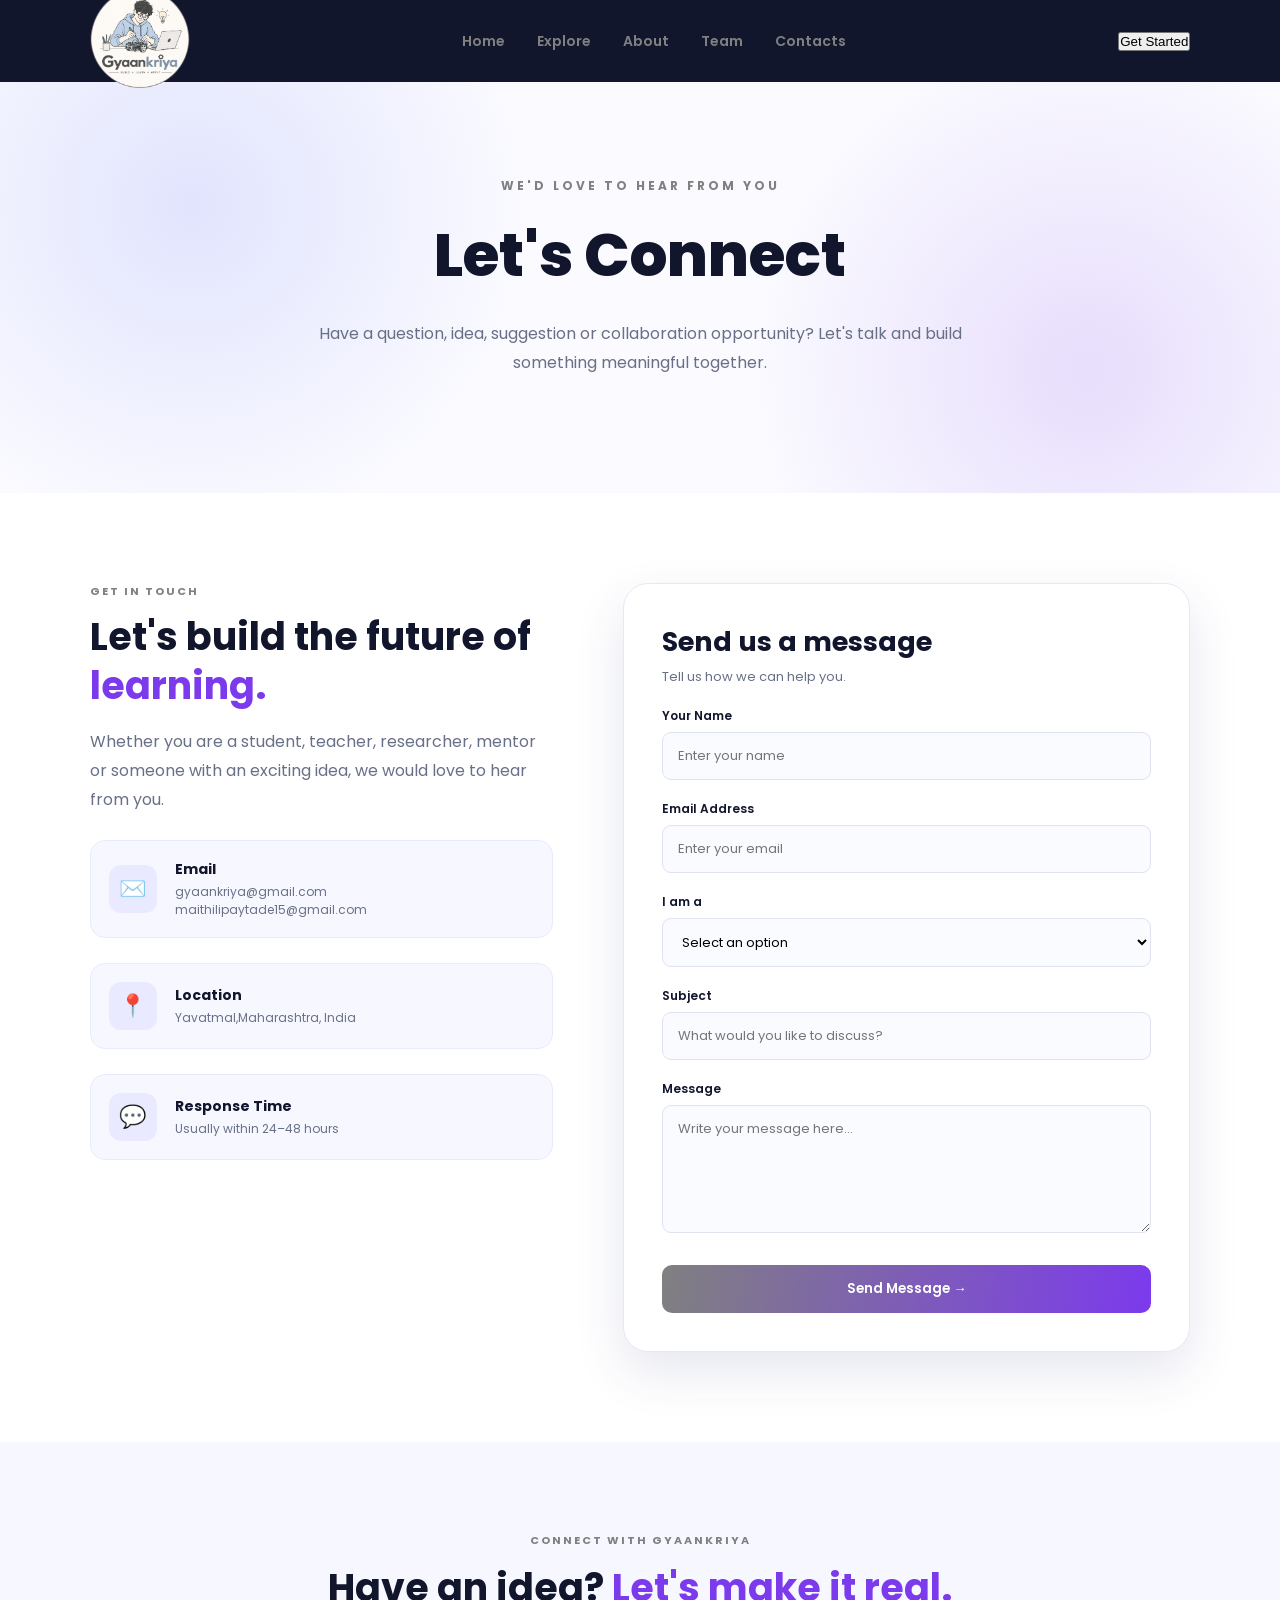
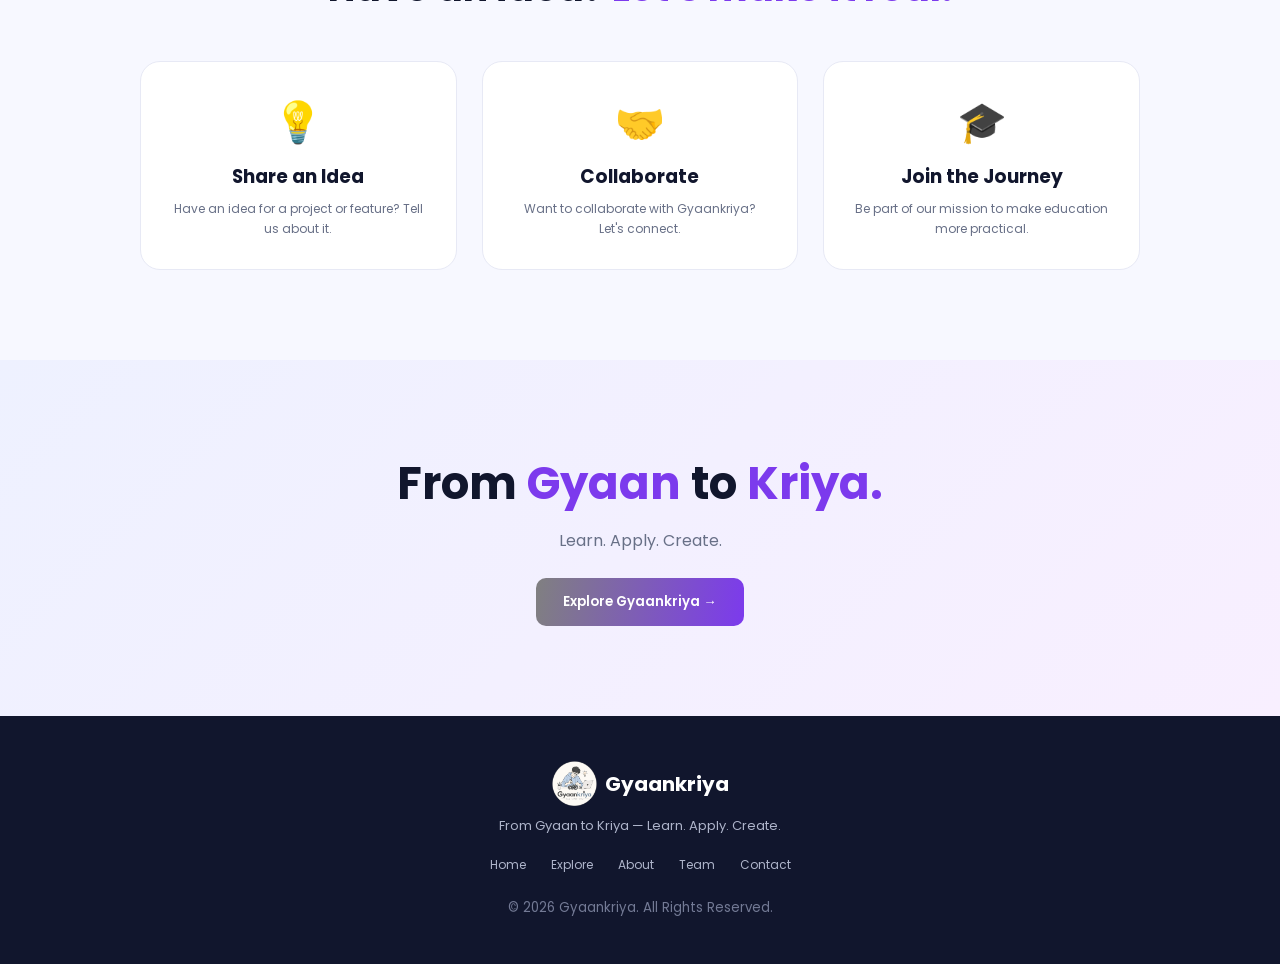
<file: Contact.html>
<!DOCTYPE html>
<html lang="en">

<head>

    <meta charset="UTF-8">

    <meta name="viewport"
          content="width=device-width, initial-scale=1.0">

    <title>Contact Us | Gyaankriya</title>
    <link rel="icon" type="image/png" href="Remove background project - 17 August 2026 at 15.01.34.png">

    <!-- Google Font -->
    <link rel="preconnect"
          href="https://fonts.googleapis.com">

    <link rel="preconnect"
          href="https://fonts.gstatic.com"
          crossorigin>

    <link href="https://fonts.googleapis.com/css2?family=Poppins:wght@400;500;600;700;800&display=swap"
          rel="stylesheet">

    <!-- CSS -->
    <link rel="stylesheet"
          href="Contact.css">

</head>


<body>


<!-- ================= NAVBAR ================= -->
<header class="navbar">

    <!-- LOGO -->

    <div class="logo">
        <img src="Remove background project - 17 August 2026 at 15.01.34.png"
             alt="Gyaankriya Logo">
    </div>

    <!-- NAVIGATION -->

    <nav>
        <a href="Home.html"class="active"> Home</a>
        <a href="Explore.html"class="active">Explore</a>
        <a href="About.html"class="active">About</a>
        <a href="Team.html"class="active">Team</a>
        <a href="Contact.html"class="active">Contacts</a>
    </nav>

    <!-- LOGIN -->

    <button class="get-started-btn" onclick="window.location.href='registration.html'">
    Get Started
</button>
</header>
        



<!-- ================= HERO ================= -->

<section class="contact-hero">

    <p class="tagline">
        WE'D LOVE TO HEAR FROM YOU
    </p>

    <h1>
        Let's Connect
    </h1>

    <p>

        Have a question, idea, suggestion or
        collaboration opportunity?

        Let's talk and build something meaningful
        together.

    </p>

</section>



<!-- ================= CONTACT SECTION ================= -->

<section class="contact-section">


    <!-- LEFT SIDE -->

    <div class="contact-info">

        <p class="section-label">
            GET IN TOUCH
        </p>

        <h2>
            Let's build the future
            of <span>learning.</span>
        </h2>

        <p class="description">

            Whether you are a student, teacher,
            researcher, mentor or someone with
            an exciting idea, we would love to
            hear from you.

        </p>


        <!-- EMAIL -->

        <div class="contact-card">

            <div class="contact-icon">
                ✉️
            </div>

            <div>

                <h3>
                    Email
                </h3>

                <p>
                    gyaankriya@gmail.com<br>
                    maithilipaytade15@gmail.com
                </p>

            </div>

        </div>



        <!-- LOCATION -->

        <div class="contact-card">

            <div class="contact-icon">
                📍
            </div>

            <div>

                <h3>
                    Location
                </h3>

                <p>
                    Yavatmal,Maharashtra, India
                </p>

            </div>

        </div>



        <!-- RESPONSE -->

        <div class="contact-card">

            <div class="contact-icon">
                💬
            </div>

            <div>

                <h3>
                    Response Time
                </h3>

                <p>
                    Usually within 24–48 hours
                </p>

            </div>

        </div>


    </div>



    <!-- RIGHT SIDE FORM -->

    <div class="contact-form-container">

        <div class="form-header">

            <h2>
                Send us a message
            </h2>

            <p>
                Tell us how we can help you.
            </p>

        </div>


        <form>


            <!-- NAME -->

            <div class="form-group">

                <label for="name">
                    Your Name
                </label>

                <input
                    type="text"
                    id="name"
                    placeholder="Enter your name"
                    required>

            </div>



            <!-- EMAIL -->

            <div class="form-group">

                <label for="email">
                    Email Address
                </label>

                <input
                    type="email"
                    id="email"
                    placeholder="Enter your email"
                    required>

            </div>



            <!-- CATEGORY -->

            <div class="form-group">

                <label for="category">
                    I am a
                </label>

                <select id="category">

                    <option value="">
                        Select an option
                    </option>

                    <option>
                        Student
                    </option>

                    <option>
                        Teacher
                    </option>

                    <option>
                        Researcher
                    </option>

                    <option>
                        Mentor
                    </option>

                    <option>
                        Startup / Organization
                    </option>

                    <option>
                        Other
                    </option>

                </select>

            </div>



            <!-- SUBJECT -->

            <div class="form-group">

                <label for="subject">
                    Subject
                </label>

                <input
                    type="text"
                    id="subject"
                    placeholder="What would you like to discuss?">

            </div>



            <!-- MESSAGE -->

            <div class="form-group">

                <label for="message">
                    Message
                </label>

                <textarea
                    id="message"
                    rows="5"
                    placeholder="Write your message here..."
                    required></textarea>

            </div>



            <!-- BUTTON -->

            <button
                type="submit"
                class="send-button">

                Send Message →

            </button>


        </form>

    </div>

</section>



<!-- ================= WHY CONTACT US ================= -->

<section class="connect-section">

    <p class="section-label">
        CONNECT WITH GYAANKRIYA
    </p>

    <h2>
        Have an idea?
        <span>Let's make it real.</span>
    </h2>


    <div class="connect-grid">


        <div class="connect-card">

            <div>
                💡
            </div>

            <h3>
                Share an Idea
            </h3>

            <p>
                Have an idea for a project or
                feature? Tell us about it.
            </p>

        </div>


        <div class="connect-card">

            <div>
                🤝
            </div>

            <h3>
                Collaborate
            </h3>

            <p>
                Want to collaborate with
                Gyaankriya? Let's connect.
            </p>

        </div>


        <div class="connect-card">

            <div>
                🎓
            </div>

            <h3>
                Join the Journey
            </h3>

            <p>
                Be part of our mission to make
                education more practical.
            </p>

        </div>


    </div>

</section>



<!-- ================= CTA ================= -->

<section class="contact-cta">

    <h2>
        From <span>Gyaan</span>
        to <span>Kriya.</span>
    </h2>

    <p>
        Learn. Apply. Create.
    </p>

    <button>
        Explore Gyaankriya →
    </button>

</section>



<!-- ================= FOOTER ================= -->

<footer>

    <div class="footer-logo">

        <img src="Remove background project - 17 August 2026 at 15.01.34.png"
             alt="Gyaankriya Logo">

        <span>
            Gyaankriya
        </span>

    </div>


    <p>
        From Gyaan to Kriya — Learn. Apply. Create.
    </p>


    <div class="footer-links">

        <a href="Home.html">
            Home
        </a>

        <a href="Explore.html">
            Explore
        </a>

        <a href="About.html">
            About
        </a>

        <a href="Team.html">
            Team
        </a>

        <a href="Contact.html">
            Contact
        </a>

    </div>


    <small>
        © 2026 Gyaankriya. All Rights Reserved.
    </small>

</footer>


</body>

</html>
</file>
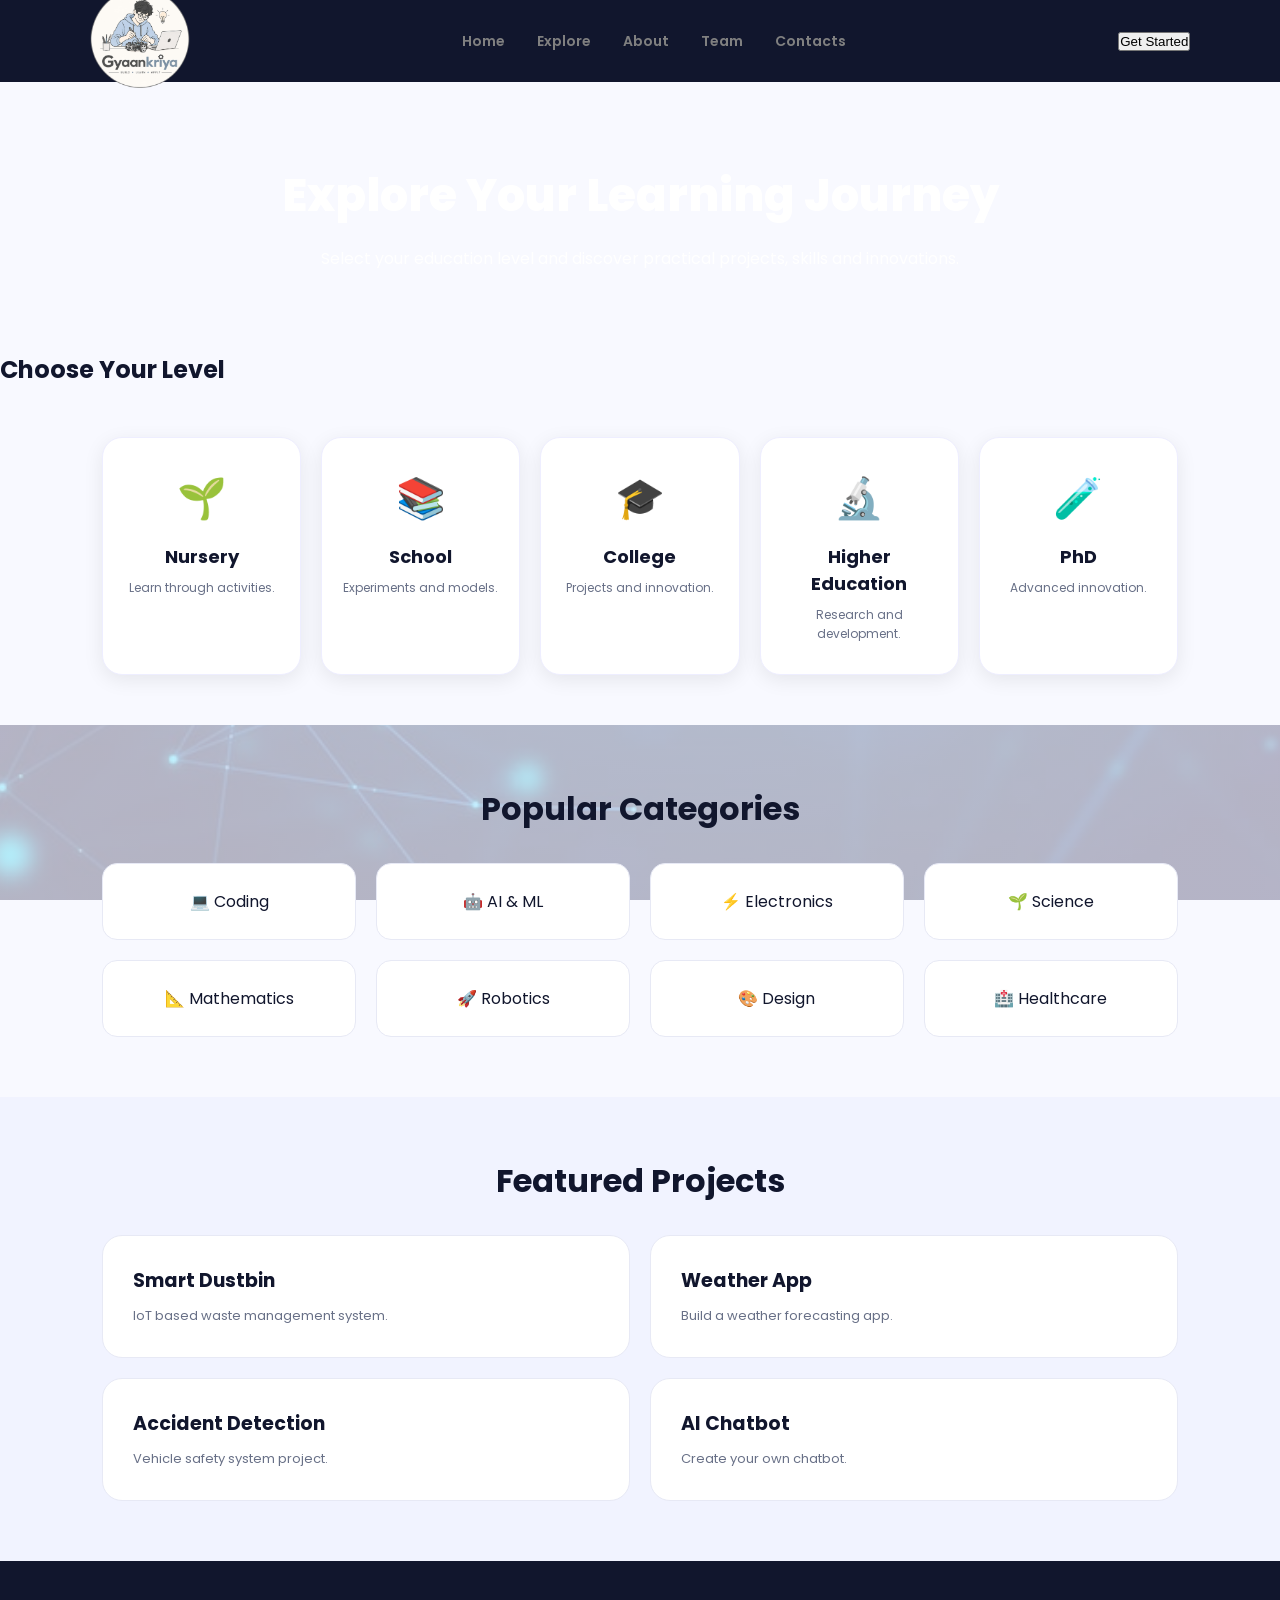
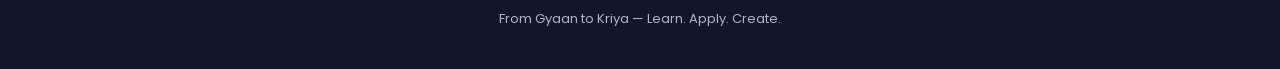
<file: Explore.html>
<!DOCTYPE html>
<html lang="en">

<head>

    <meta charset="UTF-8">
    <meta name="viewport" content="width=device-width, initial-scale=1.0">

    <title>Explore | Gyaankriya</title>
      <link rel="icon" type="image/png" href="Remove background project - 17 August 2026 at 15.01.34.png">
    <link rel="stylesheet" href="Explore.css">

    <link href="https://fonts.googleapis.com/css2?family=Poppins:wght@400;500;600;700&display=swap"
          rel="stylesheet">

</head>

<body>

    <!-- Navbar -->

    <header class="navbar">

    <!-- LOGO -->

    <div class="logo">
        <img src="Remove background project - 17 August 2026 at 15.01.34.png"
             alt="Gyaankriya Logo">
    </div>

    <!-- NAVIGATION -->

    <nav>
        <a href="Home.html"class="active"> Home</a>
        <a href="Explore.html"class="active">Explore</a>
        <a href="About.html"class="active">About</a>
        <a href="Team.html"class="active">Team</a>
        <a href="Contact.html"class="active">Contacts</a>
    </nav>

    <!-- LOGIN -->

   <button class="get-started-btn" onclick="window.location.href='registration.html'">
    Get Started
</button>
</header>
    

    <!-- Hero -->

    <section class="hero">

        <h1>Explore Your Learning Journey</h1>

        <p>
            Select your education level and discover
            practical projects, skills and innovations.
        </p>

    </section>

    <!-- Education Levels -->

    <section class="levels">

        <h2>Choose Your Level</h2>

        <div class="cards">

            <div class="card">
                <div class="icon">🌱</div>
                <h3>Nursery</h3>
                <p>Learn through activities.</p>
            </div>

            <div class="card">
                <div class="icon">📚</div>
                <h3>School</h3>
                <p>Experiments and models.</p>
            </div>

            <div class="card">
                <div class="icon">🎓</div>
                <h3>College</h3>
                <p>Projects and innovation.</p>
            </div>

            <div class="card">
                <div class="icon">🔬</div>
                <h3>Higher Education</h3>
                <p>Research and development.</p>
            </div>

            <div class="card">
                <div class="icon">🧪</div>
                <h3>PhD</h3>
                <p>Advanced innovation.</p>
            </div>

        </div>

    </section>

    <!-- Subjects -->

    <section class="subjects">

        <h2>Popular Categories</h2>

        <div class="subject-grid">

            <div class="subject">💻 Coding</div>
            <div class="subject">🤖 AI & ML</div>
            <div class="subject">⚡ Electronics</div>
            <div class="subject">🌱 Science</div>
            <div class="subject">📐 Mathematics</div>
            <div class="subject">🚀 Robotics</div>
            <div class="subject">🎨 Design</div>
            <div class="subject">🏥 Healthcare</div>

        </div>

    </section>

    <!-- Project Ideas -->

    <section class="projects">

        <h2>Featured Projects</h2>

        <div class="project-container">

            <div class="project-card">
                <h3>Smart Dustbin</h3>
                <p>IoT based waste management system.</p>
            </div>

            <div class="project-card">
                <h3>Weather App</h3>
                <p>Build a weather forecasting app.</p>
            </div>

            <div class="project-card">
                <h3>Accident Detection</h3>
                <p>Vehicle safety system project.</p>
            </div>

            <div class="project-card">
                <h3>AI Chatbot</h3>
                <p>Create your own chatbot.</p>
            </div>

        </div>

    </section>

    <!-- Footer -->

    <footer>

        <p>
            From Gyaan to Kriya — Learn. Apply. Create.
        </p>

    </footer>
<script src="script.js"></script>
</body>
</html>
</file>
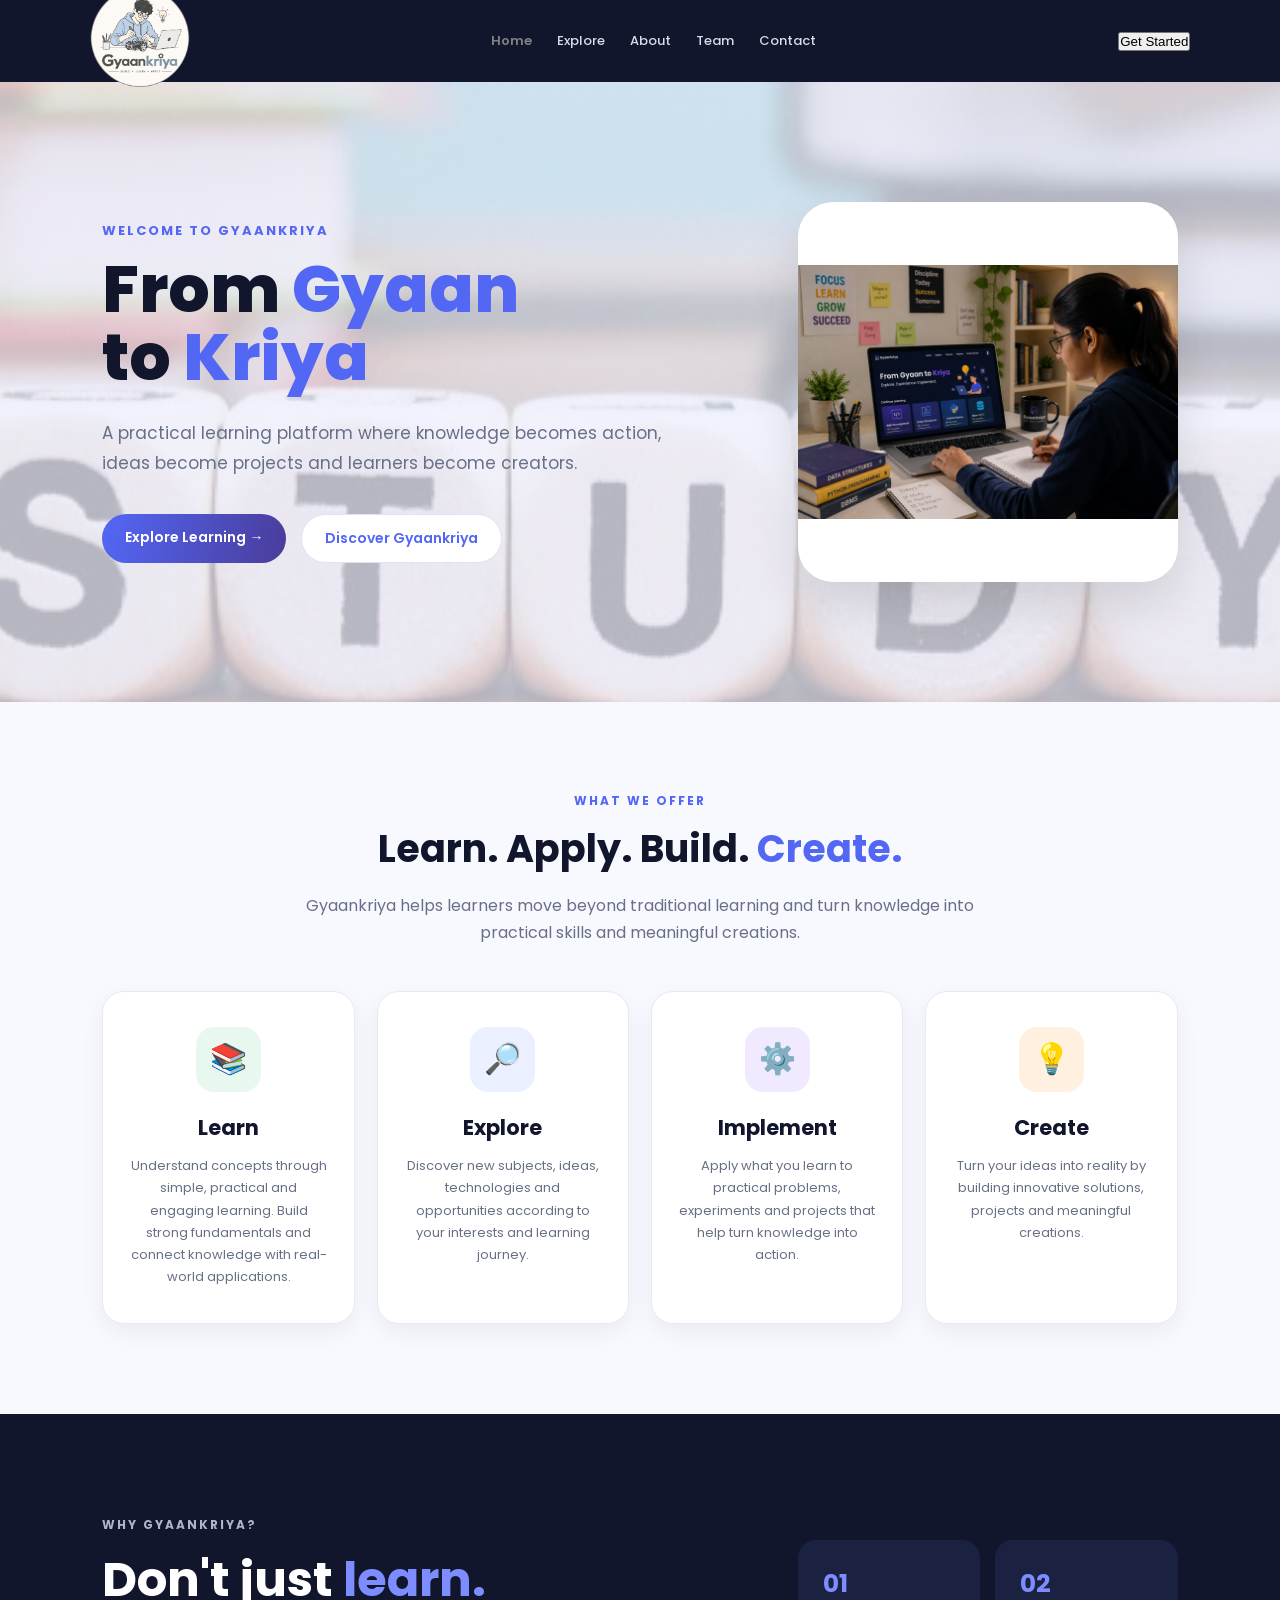
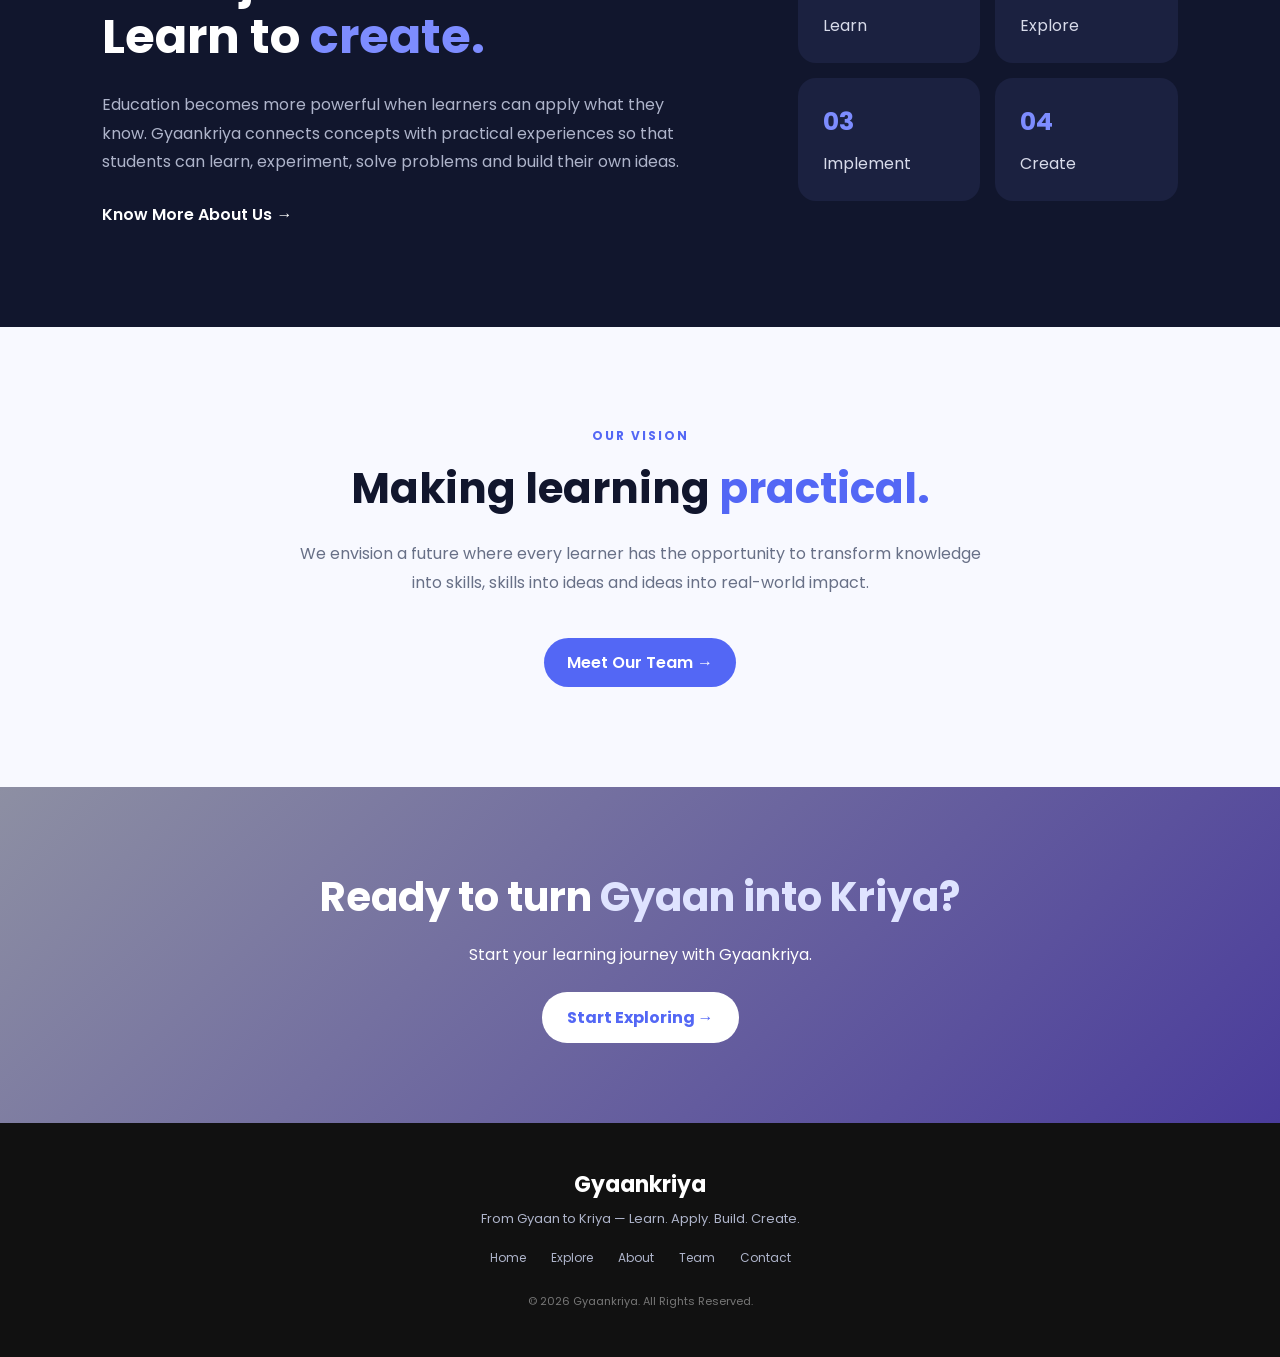
<file: Home.html>
<!DOCTYPE html>
<html lang="en">

<head>

    <meta charset="UTF-8">

    <meta name="viewport"
          content="width=device-width, initial-scale=1.0">

    <title>Home | Gyaankriya</title>
    <link rel="icon" type="image/png" href="Remove background project - 17 August 2026 at 15.01.34.png">

    <!-- Google Font -->
    <link rel="preconnect"
          href="https://fonts.googleapis.com">

    <link rel="preconnect"
          href="https://fonts.gstatic.com"
          crossorigin>

    <link href="https://fonts.googleapis.com/css2?family=Poppins:wght@400;500;600;700;800&display=swap"
          rel="stylesheet">

    <!-- CSS -->
    <link rel="stylesheet"
          href="Home.css">

</head>


<body>


<!-- ================= NAVBAR ================= -->

<header class="navbar">

    <div class="logo">
        <img src="Remove background project - 17 August 2026 at 15.01.34.png">
    </div>


    <nav>

        <a href="Home.html" class="active">
            Home
        </a>

        <a href="Explore.html">
            Explore
        </a>

        <a href="About.html">
            About
        </a>

        <a href="Team.html">
            Team
        </a>

        <a href="Contact.html">
            Contact
        </a>

    </nav>


<button class="get-started-btn" onclick="window.location.href='registration.html'">
    Get Started
</button>

</header>



<!-- ================= HERO ================= -->

<section class="home-hero">

    <div class="hero-content">

        <p class="hero-label">
            WELCOME TO GYAANKRIYA
        </p>


        <h1>

            From <span>Gyaan</span>
            <br>
            to <span>Kriya</span>

        </h1>


        <p class="hero-text">

            A practical learning platform where
            knowledge becomes action, ideas become
            projects and learners become creators.

        </p>


        <div class="hero-buttons">

            <a href="Explore.html"
               class="primary-btn">

                Explore Learning →

            </a>


            <a href="About.html"
               class="secondary-btn">

                Discover Gyaankriya

            </a>

        </div>

    </div>


    <!-- APP / LOGO IMAGE -->

    <div class="hero-image">

        <img src="ChatGPT Image Aug 17, 2026, 09_33_41 PM.png"
             alt="Gyaankriya">

    </div>

</section>



<!-- ================= WHAT WE OFFER ================= -->

<section class="offer-section">

    <p class="section-label">
        WHAT WE OFFER
    </p>

    <h2>
        Learn. Apply. Build. <span>Create.</span>
    </h2>


    <p class="section-description">

        Gyaankriya helps learners move beyond
        traditional learning and turn knowledge
        into practical skills and meaningful creations.

    </p>


    <div class="offer-grid">


        <!-- LEARN -->

        <div class="offer-card">

            <div class="offer-icon green">
                📚
            </div>

            <h3>
                Learn
            </h3>

            <p>

                Understand concepts through simple,
                practical and engaging learning.
                Build strong fundamentals and connect
                knowledge with real-world applications.

            </p>

        </div>



        <!-- EXPLORE -->

        <div class="offer-card">

            <div class="offer-icon blue">
                🔎
            </div>

            <h3>
                Explore
            </h3>

            <p>

                Discover new subjects, ideas,
                technologies and opportunities
                according to your interests and
                learning journey.

            </p>

        </div>



        <!-- IMPLEMENT -->

        <div class="offer-card">

            <div class="offer-icon purple">
                ⚙️
            </div>

            <h3>
                Implement
            </h3>

            <p>

                Apply what you learn to practical
                problems, experiments and projects
                that help turn knowledge into action.

            </p>

        </div>



        <!-- CREATE -->

        <div class="offer-card">

            <div class="offer-icon orange">
                💡
            </div>

            <h3>
                Create
            </h3>

            <p>

                Turn your ideas into reality by
                building innovative solutions,
                projects and meaningful creations.

            </p>

        </div>


    </div>

</section>



<!-- ================= WHY GYAANKRIYA ================= -->

<section class="why-section">


    <div class="why-content">

        <p class="section-label">
            WHY GYAANKRIYA?
        </p>


        <h2>

            Don't just
            <span>learn.</span>

            <br>

            Learn to
            <span>create.</span>

        </h2>


        <p>

            Education becomes more powerful when
            learners can apply what they know.
            Gyaankriya connects concepts with
            practical experiences so that students
            can learn, experiment, solve problems
            and build their own ideas.

        </p>


        <a href="About.html"
           class="learn-more">

            Know More About Us →

        </a>

    </div>


    <div class="why-box">


        <div>

            <strong>
                01
            </strong>

            <span>
                Learn
            </span>

        </div>


        <div>

            <strong>
                02
            </strong>

            <span>
                Explore
            </span>

        </div>


        <div>

            <strong>
                03
            </strong>

            <span>
                Implement
            </span>

        </div>


        <div>

            <strong>
                04
            </strong>

            <span>
                Create
            </span>

        </div>


    </div>

</section>



<!-- ================= VISION ================= -->

<section class="vision-section">

    <p class="section-label">
        OUR VISION
    </p>


    <h2>

        Making learning
        <span>practical.</span>

    </h2>


    <p>

        We envision a future where every learner
        has the opportunity to transform knowledge
        into skills, skills into ideas and ideas
        into real-world impact.

    </p>


    <a href="Team.html"
       class="vision-btn">

        Meet Our Team →

    </a>

</section>



<!-- ================= CTA ================= -->

<section class="home-cta">

    <h2>

        Ready to turn
        <span>Gyaan into Kriya?</span>

    </h2>


    <p>

        Start your learning journey with Gyaankriya.

    </p>


    <a href="Explore.html">

        Start Exploring →

    </a>

</section>



<!-- ================= FOOTER ================= -->

<footer>

    <h3>
        Gyaankriya
    </h3>

    <p>
        From Gyaan to Kriya — Learn. Apply. Build. Create.
    </p>


    <div class="footer-links">

        <a href="Home.html">
            Home
        </a>

        <a href="Explore.html">
            Explore
        </a>

        <a href="About.html">
            About
        </a>

        <a href="Team.html">
            Team
        </a>

        <a href="Contact.html">
            Contact
        </a>

    </div>


    <small>
        © 2026 Gyaankriya. All Rights Reserved.
    </small>

</footer>


</body>

</html>
</file>
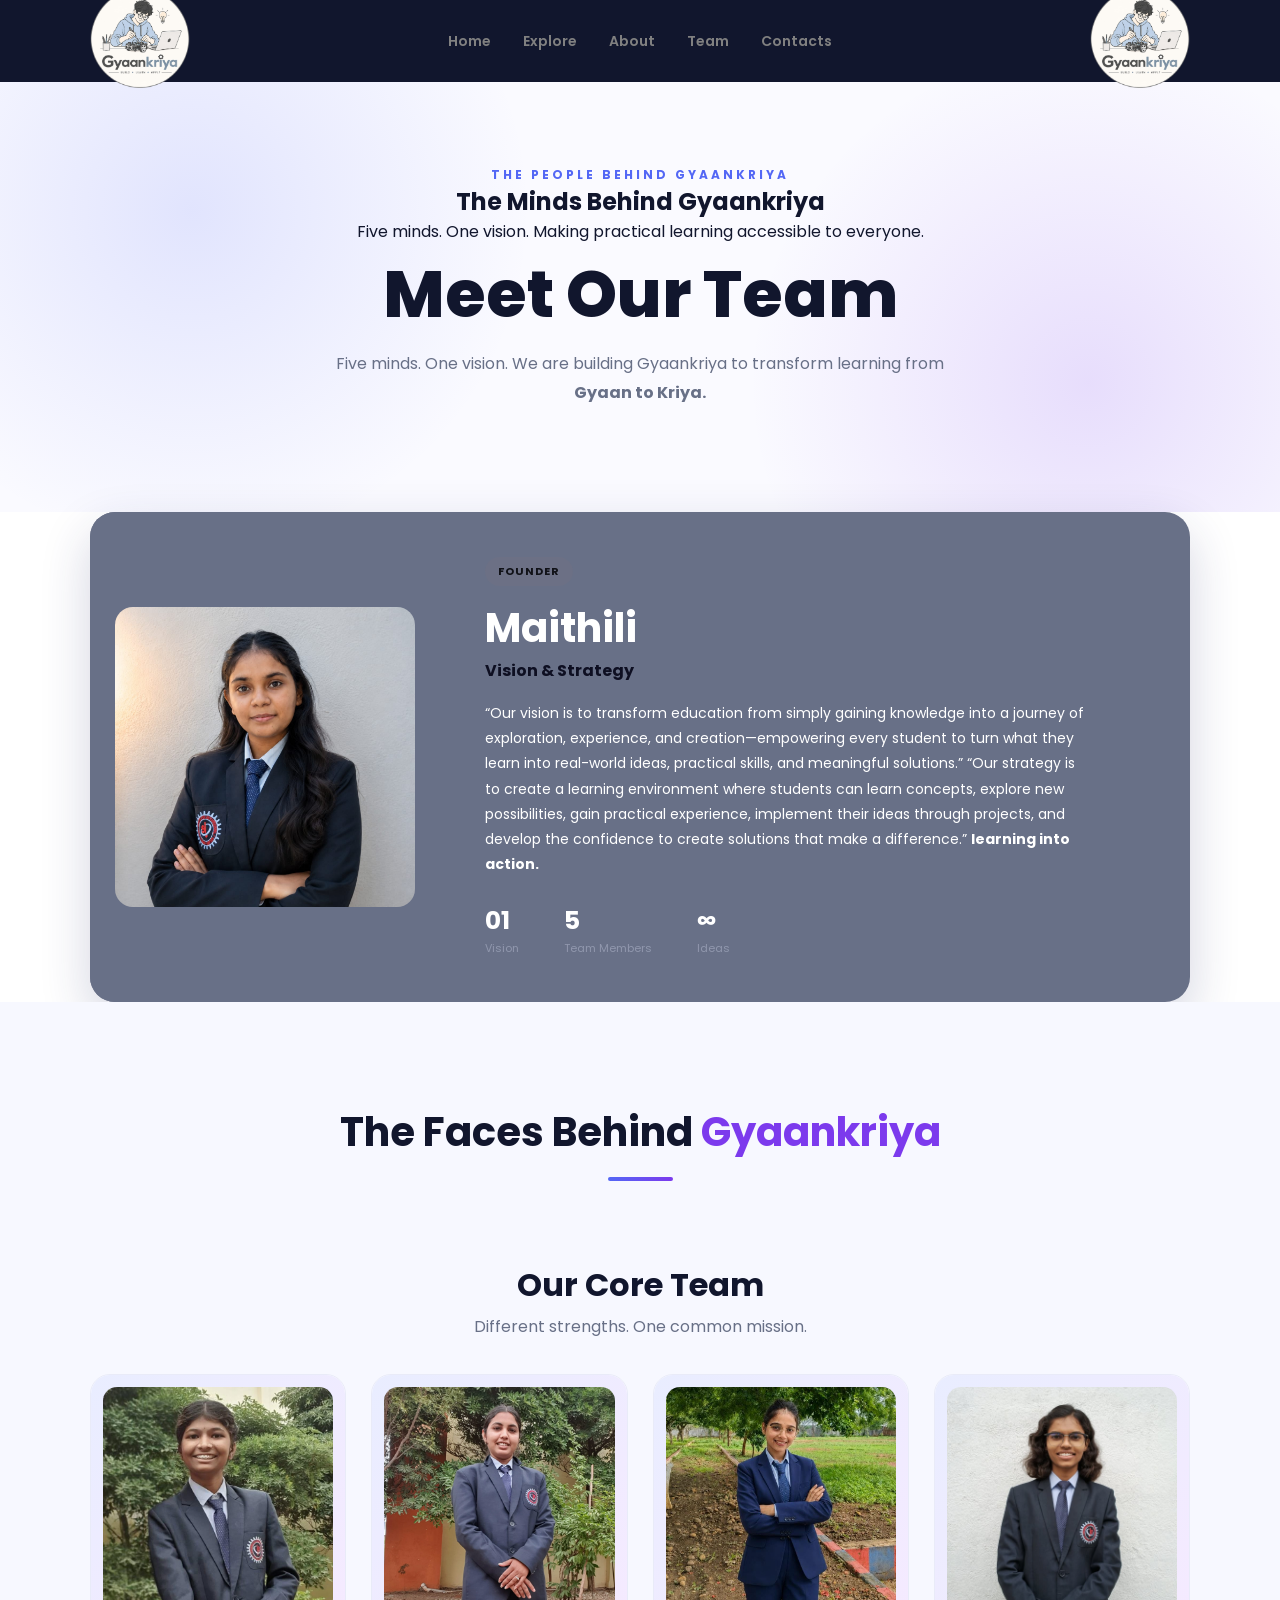
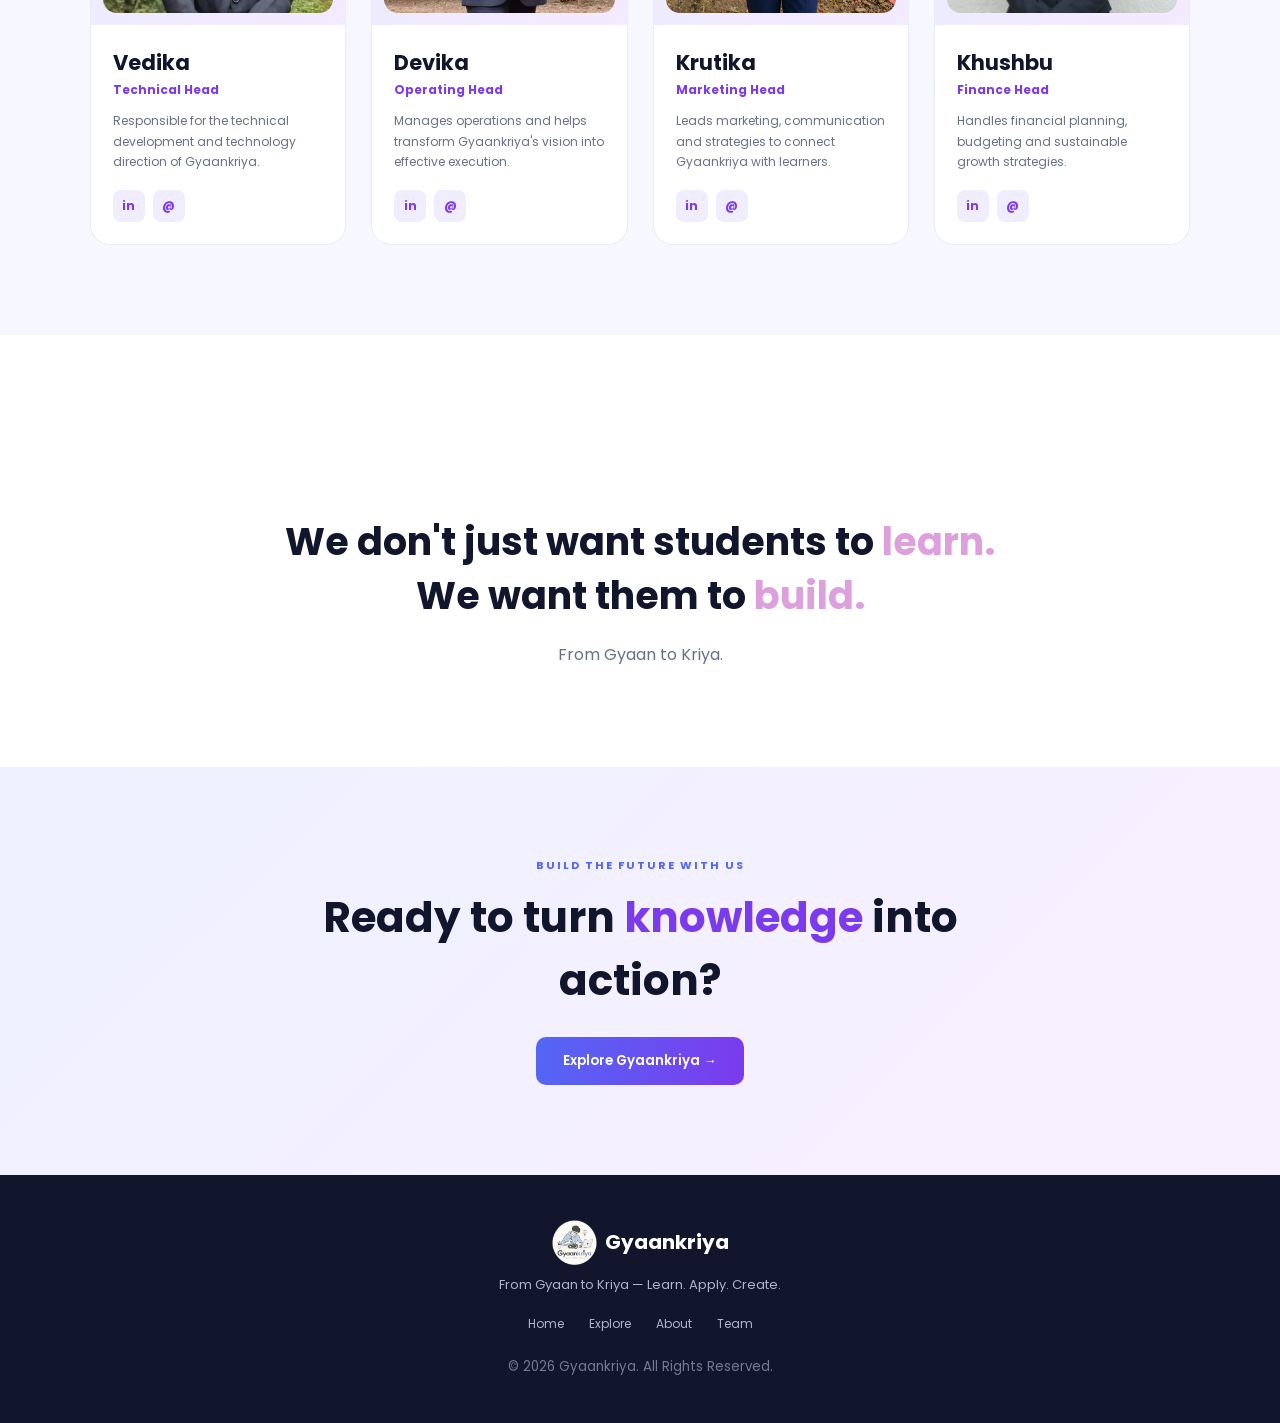
<file: Team.html>
<!DOCTYPE html>
<html lang="en">

<head>

    <meta charset="UTF-8">

    <meta name="viewport"
          content="width=device-width, initial-scale=1.0">

    <title>Our Team | Gyaankriya</title>
  <link rel="icon" type="image/png" href="Remove background project - 17 August 2026 at 15.01.34.png">
    <!-- Google Font -->
    <link rel="preconnect"
          href="https://fonts.googleapis.com">

    <link rel="preconnect"
          href="https://fonts.gstatic.com"
          crossorigin>

    <link href="https://fonts.googleapis.com/css2?family=Poppins:wght@400;500;600;700;800&display=swap"
          rel="stylesheet">

    <!-- CSS -->
    <link rel="stylesheet"
          href="Team.css">

</head>


<body>


<!-- ================= NAVBAR ================= -->
<header class="navbar">

    <!-- LOGO -->

    <div class="logo">
        <img src="Remove background project - 17 August 2026 at 15.01.34.png"
             alt="Gyaankriya Logo">
    </div>

    <!-- NAVIGATION -->

    <nav>
        <a href="Home.html"class="active"> Home</a>
        <a href="Explore.html"class="active">Explore</a>
        <a href="About.html"class="active">About</a>
        <a href="Team.html"class="active">Team</a>
        <a href="Contact.html"class="active">Contacts</a>
    </nav>

    <!-- LOGIN -->

   <div class="logo">
        <img src="Remove background project - 17 August 2026 at 15.01.34.png"
             alt="Gyaankriya Logo">
    </div>
</header>



<!-- ================= HERO ================= -->

<section class="team-hero">

    <div class="hero-content">

        <p class="tagline">
            THE PEOPLE BEHIND GYAANKRIYA
        </p>
        <section class="founders">
    
    <h2>
        The Minds Behind <span>Gyaankriya</span>
    </h2>
    <p class="founder-description">
        Five minds. One vision.
        Making practical learning accessible to everyone.
    </p>
        <h1>
            Meet Our Team
        </h1>

        <p class="hero-description">

            Five minds. One vision.

            We are building Gyaankriya to
            transform learning from
            <strong>Gyaan to Kriya.</strong>

        </p>

    </div>

</section>



<!-- ================= FOUNDING TEAM ================= -->





    <!-- FEATURED CO-FOUNDER -->

    <div class="founder-card">

        <div class="founder-image">

            <!-- Replace with Maithili's photo -->
            <img src="myprofile.jpeg"
                 alt="Maithili">

        </div>


        <div class="founder-info">

            <div class="role">
                FOUNDER
            </div>

            <h2>
                Maithili
            </h2>

            <h3>
                 Vision & Strategy
            </h3>

            <p>
“Our vision is to transform education from simply gaining knowledge into a journey of exploration, experience, and creation—empowering every student to turn what they learn into real-world ideas, practical skills, and meaningful solutions.”

“Our strategy is to create a learning environment where students can learn concepts, explore new possibilities, gain practical experience, implement their ideas through projects, and develop the confidence to create solutions that make a difference.”
                <strong>learning into action.</strong>

            </p>


            <div class="founder-stats">

                <div>
                    <strong>01</strong>
                    <span>Vision</span>
                </div>

                <div>
                    <strong>5</strong>
                    <span>Team Members</span>
                </div>

                <div>
                    <strong>∞</strong>
                    <span>Ideas</span>
                </div>

            </div>

        </div>

    </div>



    <!-- ================= TEAM MEMBERS ================= -->
     <section class="team-section">

    <div class="section-heading">
        <h2>
            The Faces Behind
            <span>Gyaankriya</span>
        </h2>

        <div class="heading-line"></div>

    </div>

    <div class="members-title">

        <h2>
            Our Core Team
        </h2>

        <p>
            Different strengths. One common mission.
        </p>

    </div>


    <div class="team-grid">


        <!-- VEDIKA -->

        <div class="team-card">

            <div class="member-image">

                <img src="vedika.jpeg"
                     alt="Vedika">

            </div>

            <div class="member-info">

                <h3>
                    Vedika
                </h3>

                <p class="position">
                    Technical Head
                </p>

                <p class="description">

                    Responsible for the technical
                    development and technology
                    direction of Gyaankriya.

                </p>

                <div class="socials">

                    <a href="#">in</a>

                    <a href="#">@</a>

                </div>

            </div>

        </div>



        <!-- DEVIKA -->

        <div class="team-card">

            <div class="member-image">

                <img src="devika.jpeg"
                     alt="Devika">

            </div>

            <div class="member-info">

                <h3>
                    Devika
                </h3>

                <p class="position">
                    Operating Head
                </p>

                <p class="description">

                    Manages operations and helps
                    transform Gyaankriya's vision
                    into effective execution.

                </p>

                <div class="socials">

                    <a href="#">in</a>

                    <a href="#">@</a>

                </div>

            </div>

        </div>



        <!-- KRUTIKA -->

        <div class="team-card">

            <div class="member-image">

                <img src="krutika.jpeg"
                     alt="Krutika">

            </div>

            <div class="member-info">

                <h3>
                    Krutika
                </h3>

                <p class="position">
                    Marketing Head
                </p>

                <p class="description">

                    Leads marketing, communication
                    and strategies to connect
                    Gyaankriya with learners.

                </p>

                <div class="socials">

                    <a href="#">in</a>

                    <a href="#">@</a>

                </div>

            </div>

        </div>



        <!-- KHUSHBU -->

        <div class="team-card">

            <div class="member-image">

                <img src="khushbu.jpeg"
                     alt="Khushbu">

            </div>

            <div class="member-info">

                <h3>
                    Khushbu
                </h3>

                <p class="position">
                    Finance Head
                </p>

                <p class="description">

                    Handles financial planning,
                    budgeting and sustainable
                    growth strategies.

                </p>

                <div class="socials">

                    <a href="#">in</a>

                    <a href="#">@</a>

                </div>

            </div>

        </div>


    </div>

</section>



<!-- ================= TEAM QUOTE ================= -->

<section class="team-quote">

    <div class="quote-content">

        <div class="quote-mark">
        </div>

        <h2>

            We don't just want students
            to <span>learn.</span>

            <br>

            We want them to
            <span>build.</span>

        </h2>

        <p>
            From Gyaan to Kriya.
        </p>

    </div>

</section>



<!-- ================= CTA ================= -->

<section class="join-section">

    <p>
        BUILD THE FUTURE WITH US
    </p>

    <h2>
        Ready to turn
        <span>knowledge</span>
        into action?
    </h2>

    <button>
        Explore Gyaankriya →
    </button>

</section>



<!-- ================= FOOTER ================= -->

<footer>

    <div class="footer-logo">

        <img src="Remove background project - 17 August 2026 at 15.01.34.png"
             alt="Gyaankriya Logo">

        <span>
            Gyaankriya
        </span>

    </div>


    <p>
        From Gyaan to Kriya — Learn. Apply. Create.
    </p>


    <div class="footer-links">

        <a href="Home.html">
            Home
        </a>

        <a href="Explore.html">
            Explore
        </a>

        <a href="About.html">
            About
        </a>

        <a href="Team.html">
            Team
        </a>

    </div>


    <small>
        © 2026 Gyaankriya. All Rights Reserved.
    </small>

</footer>
<script src="script.js"></script>

</body>

</html>
</file>
<file: Contact.css>
* {
    margin: 0;
    padding: 0;
    box-sizing: border-box;
}


:root {

    --blue: gray;
    --purple: #7c3aed;
    --pink: #e83e8c;

    --dark: #11162d;
    --gray: #687087;

    --light: #f7f8ff;

}


body {

    font-family: "Poppins", sans-serif;

    color: var(--dark);

    background: white;

}



/* ================= NAVBAR ================= */

.navbar {

    height: 82px;

    padding: 0 7%;

    display: flex;

    align-items: center;

    justify-content: space-between;

    background: #11162d;

    position: sticky;

    top: 0;

    z-index: 1000;

}
/* LOGO */
.logo img {
    width: 100px;
    height: 120px;
    object-fit: contain;
}
/* NAV LINKS */
nav {
    display: flex;
    gap: 32px;
}
nav a {
    text-decoration: none;
    color:whitesmoke;
    font-size: 14px;
    font-weight: 500;
    transition: 0.3s;
}
nav a.active {
    color:gray;
    font-weight: 600;
}
/* LOGIN */
.get-started {
    border: none;
    padding: 11px 27px;
    border-radius: 9px;
    color: white;
    font-weight: 600;
    cursor: pointer;
    background:
        linear-gradient(
            110deg,
            #4369f5,
            #8241df
        );
    box-shadow:
        0 8px 20px
        rgba(91,80,230,0.25);
}



/* ================= HERO ================= */

.contact-hero {

    padding: 95px 20px;

    text-align: center;

    background:

        radial-gradient(
            circle at 15% 30%,
            rgba(83,103,245,0.15),
            transparent 30%
        ),

        radial-gradient(
            circle at 85% 70%,
            rgba(124,58,237,0.15),
            transparent 30%
        ),

        #fafaff;

}


.tagline {

    color: var(--blue);

    font-size: 12px;

    font-weight: 700;

    letter-spacing: 3px;

}


.contact-hero h1 {

    margin-top: 15px;

    font-size: 60px;

    font-weight: 800;

}


.contact-hero h1 span {

    background:

        linear-gradient(
            100deg,
            var(--blue),
            var(--purple),
            var(--pink)
        );

    /*-webkit-background-clip: text;*/

    color: transparent;

}


.contact-hero > p:last-child {

    max-width: 650px;

    margin: 20px auto;

    color: var(--gray);

    line-height: 1.8;

}



/* ================= CONTACT SECTION ================= */

.contact-section {

    padding: 90px 7%;

    display: grid;

    grid-template-columns: 0.9fr 1.1fr;

    gap: 70px;

    background: white;

}


.section-label {

    color: var(--blue);

    font-size: 11px;

    font-weight: 700;

    letter-spacing: 2px;

}


.contact-info h2 {

    margin-top: 12px;

    font-size: 38px;

    line-height: 1.3;

}


.contact-info h2 span {

    color: var(--purple);

}


.description {

    max-width: 500px;

    margin-top: 18px;

    color: var(--gray);

    line-height: 1.8;

}



/* ================= CONTACT CARDS ================= */

.contact-card {

    margin-top: 25px;

    padding: 18px;

    display: flex;

    align-items: center;

    gap: 18px;

    border-radius: 15px;

    background: var(--light);

    border: 1px solid #e8eafd;

    transition: 0.3s;

}


.contact-card:hover {

    transform: translateX(6px);

}


.contact-icon {

    width: 48px;

    height: 48px;

    display: flex;

    align-items: center;

    justify-content: center;

    border-radius: 12px;

    font-size: 22px;

    background: #e9eaff;

}


.contact-card h3 {

    font-size: 14px;

}


.contact-card p {

    margin-top: 3px;

    color: var(--gray);

    font-size: 12px;

}



/* ================= FORM ================= */

.contact-form-container {

    padding: 38px;

    border-radius: 25px;

    background: white;

    border: 1px solid #e5e8f5;

    box-shadow:

        0 20px 50px
        rgba(50,60,130,0.12);

}


.form-header h2 {

    font-size: 27px;

}


.form-header p {

    margin-top: 5px;

    color: var(--gray);

    font-size: 13px;

}


.form-group {

    margin-top: 20px;

}


.form-group label {

    display: block;

    margin-bottom: 7px;

    font-size: 12px;

    font-weight: 600;

}


.form-group input,
.form-group select,
.form-group textarea {

    width: 100%;

    padding: 13px 15px;

    border: 1px solid #dfe2ef;

    border-radius: 9px;

    outline: none;

    font-family: inherit;

    font-size: 13px;

    background: #fafbff;

    transition: 0.3s;

}


.form-group input:focus,
.form-group select:focus,
.form-group textarea:focus {

    border-color: var(--blue);

    background: white;

    box-shadow:

        0 0 0 3px
        rgba(83,103,245,0.08);

}


.form-group textarea {

    resize: vertical;

}


.send-button {

    width: 100%;

    margin-top: 25px;

    padding: 14px;

    border: none;

    border-radius: 10px;

    color: white;

    background:

        linear-gradient(
            100deg,
            var(--blue),
            var(--purple)
        );

    font-family: inherit;

    font-weight: 600;

    cursor: pointer;

    transition: 0.3s;

}


.send-button:hover {

    transform: translateY(-2px);

    box-shadow:

        0 10px 25px
        rgba(83,103,245,0.25);

}



/* ================= CONNECT ================= */

.connect-section {

    padding: 90px 7%;

    text-align: center;

    background: var(--light);

}


.connect-section h2 {

    margin-top: 10px;

    font-size: 38px;

}


.connect-section h2 span {

    color: var(--purple);

}


.connect-grid {

    max-width: 1000px;

    margin: 45px auto 0;

    display: grid;

    grid-template-columns:
        repeat(3,1fr);

    gap: 25px;

}


.connect-card {

    padding: 30px;

    background: white;

    border-radius: 20px;

    border: 1px solid #e7e9f5;

    transition: 0.3s;

}


.connect-card:hover {

    transform: translateY(-8px);

}


.connect-card > div {

    font-size: 40px;

}


.connect-card h3 {

    margin-top: 10px;

}


.connect-card p {

    margin-top: 8px;

    color: var(--gray);

    font-size: 12px;

    line-height: 1.7;

}



/* ================= CTA ================= */

.contact-cta {

    padding: 90px 20px;

    text-align: center;

    background:

        linear-gradient(
            135deg,
            #eef1ff,
            #f8efff
        );

}


.contact-cta h2 {

    font-size: 45px;

}


.contact-cta h2 span {

    color: var(--purple);

}


.contact-cta p {

    margin: 10px 0 25px;

    color: var(--gray);

}


.contact-cta button {

    padding: 14px 27px;

    border: none;

    border-radius: 10px;

    color: white;

    background:

        linear-gradient(
            100deg,
            var(--blue),
            var(--purple)
        );

    font-family: inherit;

    font-weight: 600;

    cursor: pointer;

}



/* ================= FOOTER ================= */

footer {

    padding: 45px 20px;

    text-align: center;

    color: white;

    background: #11162d;

}


.footer-logo {

    display: flex;

    align-items: center;

    justify-content: center;

    gap: 8px;

    font-size: 20px;

    font-weight: 700;

}


.footer-logo img {

    width: 45px;

    height: 45px;

    object-fit: contain;

}


footer > p {

    margin-top: 10px;

    color: #aeb4ca;

    font-size: 13px;

}


.footer-links {

    margin: 20px 0;

    display: flex;

    justify-content: center;

    gap: 25px;

}


.footer-links a {

    color: #aeb4ca;

    text-decoration: none;

    font-size: 12px;

}


footer small {

    color: #737a95;

}



/* ================= RESPONSIVE ================= */

@media (max-width: 900px) {

    .contact-section {

        grid-template-columns: 1fr;

    }

    .connect-grid {

        grid-template-columns:
            1fr;

    }

}


@media (max-width: 650px) {

    nav {

        display: none;

    }

    .contact-hero h1 {

        font-size: 43px;

    }

    .contact-section {

        padding: 60px 6%;

    }

    .contact-form-container {

        padding: 25px;

    }

}
</file>
<file: Explore.css>
/* =================================================
   BASIC RESET
================================================= */

* {
    margin: 0;
    padding: 0;
    box-sizing: border-box;
}

body {
    font-family: 'Poppins', sans-serif;
    background: #f8f9ff;
    color: #11162d;
}


/* =================================================
   NAVBAR
   SAME STYLE AS TEAM PAGE
================================================= */




.navbar {

    height: 82px;

    padding: 0 7%;

    display: flex;

    align-items: center;

    justify-content: space-between;

    background: #11162d;

    position: sticky;

    top: 0;

    z-index: 1000;

}
/* LOGO */
.logo img {
    width: 100px;
    height: 120px;
    object-fit: contain;
}
/* NAV LINKS */
nav {
    display: flex;
    gap: 32px;
}
nav a {
    text-decoration: none;
    color:whitesmoke;
    font-size: 14px;
    font-weight: 500;
    transition: 0.3s;
}
nav a.active {
    color:gray;
    font-weight: 600;
}
/* LOGIN */
.get-started {
    border: none;
    padding: 11px 27px;
    border-radius: 9px;
    color: white;
    font-weight: 600;
    cursor: pointer;
    background:
        linear-gradient(
            110deg,
            #4369f5,
            #8241df
        );
    box-shadow:
        0 8px 20px
        rgba(91,80,230,0.25);
}



/* Active Explore */

nav a.active {
    color:gray;

    font-weight: 600;
}


/* Get Started Button */

.get-started {
    justify-self: end;

    padding: 12px 23px;

    border: none;

    border-radius: 25px;

    color: white;

    background: linear-gradient(
        100deg,
        #5367f5,
        rgb(80, 80, 139)
    );

    font-family: 'Poppins', sans-serif;

    font-weight: 600;

    cursor: pointer;

    transition: 0.3s;
}


.get-started:hover {
    transform: translateY(-2px);

    box-shadow:
        0 8px 20px
        rgba(83, 103, 245, 0.3);
}



/* =================================================
   EXPLORE HERO
================================================= */

.hero {
    text-align: center;

    padding: 80px 20px;

    background:
        linear-gradient(
            135deg,
              rgb(166, 167, 159)
        );

    color: white;
}


.hero h1 {
    font-size: 45px;

    font-weight: 800;
}


.hero p {
    margin-top: 15px;

    font-size: 16px;

    line-height: 1.7;
}



/* LEVEL / CATEGORY CARDS */

.cards {
    display: grid;

    grid-template-columns:
        repeat(5, 1fr);

    gap: 20px;

    padding: 50px 8%;
}


.card {
    background: white;

    padding: 30px 20px;

    border-radius: 20px;

    text-align: center;

    box-shadow:
        0 5px 20px
        rgba(0, 0, 0, 0.08);

    transition: 0.3s;

    border: 1px solid #eeeeff;
    cursor: pointer;
    user-select: none;
}


.card:hover {
    transform: translateY(-10px);

    box-shadow:
        0 15px 30px
        rgba(83, 103, 245, 0.15);
}


.icon {
    font-size: 40px;

    margin-bottom: 15px;
}


.card h3 {
    font-size: 18px;

    margin-bottom: 8px;
}


.card p {
    color: #687087;

    font-size: 12px;

    line-height: 1.6;
}



/* SUBJECTS */

.subjects {
    padding: 60px 8%;
    background:
        linear-gradient(
            rgba(238, 240, 255, 0.75),
            rgba(238, 240, 255, 0.75)
        ),
        url("back5.jpeg");
        

    background-size: cover;
    background-position: center;
    background-attachment: fixed;
    background-repeat: no-repeat;

    color: #11162d;
}


.subjects h2 {
    text-align: center;

    font-size: 32px;

    margin-bottom: 10px;
}


.subjects > p {
    text-align: center;

    color: #687087;
}


.subject-grid {
    display: grid;

    grid-template-columns:
        repeat(4, 1fr);

    gap: 20px;

    margin-top: 30px;
}


.subject {
    background: white;

    padding: 25px;

    border-radius: 15px;

    text-align: center;

    border: 1px solid #e7e9f5;

    transition: 0.3s;
}


.subject:hover {
    transform: translateY(-6px);

    box-shadow:
        0 10px 25px
        rgba(83, 103, 245, 0.1);
}


.subject h3 {
    font-size: 16px;
}


.subject p {
    margin-top: 8px;

    color: #687087;

    font-size: 12px;
}



/*
   PROJECTS
================================================= */

.projects {
    padding: 60px 8%;

    background: #f1f3ff;
}


.projects h2 {
    text-align: center;

    font-size: 32px;
}


.projects > p {
    text-align: center;

    margin-top: 8px;

    color: #687087;
}


.project-container {
    display: grid;

    grid-template-columns:
        repeat(2, 1fr);

    gap: 20px;

    margin-top: 30px;
}


.project-card {
    background: white;

    padding: 30px;

    border-radius: 20px;

    border: 1px solid #e7e9f5;

    transition: 0.3s;
}


.project-card:hover {
    transform: translateY(-7px);

    box-shadow:
        0 15px 30px
        rgba(83, 103, 245, 0.12);
}


.project-card h3 {
    font-size: 19px;

    margin-bottom: 10px;
}


.project-card p {
    color:#687087;;

    font-size: 13px;

    line-height: 1.7;
}


.project-card button {
    margin-top: 18px;

    padding: 10px 18px;

    border: none;

    border-radius: 20px;

    color: white;

    background:
        linear-gradient(
            100deg,
            #5367f5,
            #4a3c9b
        );

    font-family: 'Poppins', sans-serif;

    font-weight: 600;

    cursor: pointer;
}



/* =================================================
   FOOTER
================================================= */

footer {
    text-align: center;

    padding: 40px 20px;

    background: #11162d;

    color: white;
}


footer p {
    color: #aeb4ca;

    margin-top: 8px;

    font-size: 13px;
}


.footer-links {
    margin: 20px 0;

    display: flex;

    justify-content: center;

    gap: 25px;
}


.footer-links a {
    color: #aeb4ca;

    text-decoration: none;

    font-size: 12px;

    transition: 0.3s;
}


.footer-links a:hover {
    color: white;
}



/* =================================================
   RESPONSIVE DESIGN
================================================= */

@media (max-width: 1000px) {

    .cards {
        grid-template-columns:
            repeat(3, 1fr);
    }


    .subject-grid {
        grid-template-columns:
            repeat(2, 1fr);
    }

}


@media (max-width: 700px) {

    .navbar {
        padding: 0 5%;
    }


    nav {
        gap: 12px;
    }


    nav a {
        font-size: 11px;
    }


    .get-started {
        display: none;
    }


    .hero h1 {
        font-size: 35px;
    }


    .cards {
        grid-template-columns: 1fr;
    }


    .subject-grid {
        grid-template-columns: 1fr;
    }


    .project-container {
        grid-template-columns: 1fr;
    }

}
</file>
<file: Home.css>
* {
    margin: 0;
    padding: 0;
    box-sizing: border-box;
}


body {
    font-family: 'Poppins', sans-serif;
    background: #f8f9ff;
    color: #11162d;
}

.logo img {
    width: 100px;
    height: 120px;
    object-fit: contain;
}

/* ================= NAVBAR ================= */

.navbar {

    height: 82px;

    padding: 0 7%;

    display: flex;

    align-items: center;

    justify-content: space-between;

    background: #11162d;

    position: sticky;

    top: 0;

    z-index: 1000;

}


.logo {

    color: white;

    font-size: 21px;

    font-weight: 700;
}


nav {

    display: flex;

    align-items: center;

    justify-content: center;

    gap: 25px;
}


nav a {

    text-decoration: none;

    color: #d8dbea;

    font-size: 13px;

    font-weight: 500;

    transition: 0.3s;
}


nav a:hover {

    color: white;
}


nav a.active {

    color: gray;

    font-weight: 600;
}


.get-started {

    justify-self: end;

    padding: 12px 23px;

    border: none;

    border-radius: 25px;

    color: white;

    background: linear-gradient(
        100deg,
        #5367f5,
        #4a3c9b
    );

    font-family: 'Poppins', sans-serif;

    font-weight: 600;

    cursor: pointer;

    transition: 0.3s;
}


.get-started:hover {

    transform: translateY(-2px);

    box-shadow:
        0 8px 20px
        rgba(83, 103, 245, 0.3);
}



/* ================= HERO ================= */

.home-hero {

    min-height: 620px;

    padding: 80px 8%;

    display: flex;

    align-items: center;

    justify-content: space-between;

    gap: 50px;

    background:
        linear-gradient(
            135deg,
            #eef0ff,
            #f8f9ff
        );
       background:
        linear-gradient(
            rgba(238, 240, 255, 0.75),
            rgba(238, 240, 255, 0.75)
        ),
        url("back4.jpeg");
        

    background-size: cover;
    background-position: center;
    background-attachment: fixed;
    background-repeat: no-repeat;

    color: #11162d;
}


.hero-content {

    max-width: 650px;
}


.hero-label {

    color: #5367f5;

    font-size: 13px;

    font-weight: 700;

    letter-spacing: 2px;

    margin-bottom: 15px;
}


.hero-content h1 {

    font-size: 65px;

    line-height: 1.05;

    font-weight: 800;

    color: #11162d;
}


.hero-content h1 span {

    color: #5367f5;
}


.hero-text {

    max-width: 600px;

    margin-top: 25px;

    color: #687087;

    font-size: 17px;

    line-height: 1.8;
}


.hero-buttons {

    display: flex;

    gap: 15px;

    margin-top: 35px;
}


.primary-btn,
.secondary-btn {

    text-decoration: none;

    padding: 13px 23px;

    border-radius: 25px;

    font-size: 14px;

    font-weight: 600;

    transition: 0.3s;
}


.primary-btn {

    color: white;

    background:
        linear-gradient(
            100deg,
            #5367f5,
            #4a3c9b
        );
}


.secondary-btn {

    color: #5367f5;

    background: white;

    border: 1px solid #dfe2f5;
}


.primary-btn:hover,
.secondary-btn:hover {

    transform: translateY(-3px);
}


.hero-image {

    width: 380px;

    height: 380px;

    display: flex;

    align-items: center;

    justify-content: center;

    background: white;

    border-radius: 35px;

    box-shadow:
        0 20px 50px
        rgba(0,0,0,0.12);
}


.hero-image img {

    width: 100%;

    object-fit: cover;
}



/* ================= OFFER ================= */

.offer-section {

    padding: 90px 8%;

    text-align: center;
}


.section-label {

    color: #5367f5;

    font-size: 12px;

    font-weight: 700;

    letter-spacing: 2px;
}


.offer-section h2 {

    margin-top: 10px;

    font-size: 38px;
}


.offer-section h2 span {

    color: #5367f5;
}


.section-description {

    max-width: 700px;

    margin: 15px auto 45px;

    color: #687087;

    line-height: 1.7;
}


.offer-grid {

    display: grid;

    grid-template-columns:
        repeat(4, 1fr);

    gap: 22px;
}


.offer-card {

    background: white;

    padding: 35px 25px;

    border-radius: 22px;

    border: 1px solid #e7e9f5;

    box-shadow:
        0 8px 25px
        rgba(0,0,0,0.06);

    transition: 0.3s;
}


.offer-card:hover {

    transform: translateY(-8px);

    box-shadow:
        0 15px 35px
        rgba(83,103,245,0.15);
}


.offer-icon {

    width: 65px;

    height: 65px;

    margin: 0 auto 20px;

    display: flex;

    align-items: center;

    justify-content: center;

    border-radius: 18px;

    font-size: 30px;
}


.green {
    background: #e9f8ef;
}


.blue {
    background: #eaf0ff;
}


.purple {
    background: #f1eaff;
}


.orange {
    background: #fff0df;
}


.offer-card h3 {

    font-size: 21px;

    margin-bottom: 12px;
}


.offer-card p {

    color: #687087;

    font-size: 13px;

    line-height: 1.7;
}



/* ================= WHY ================= */

.why-section {

    padding: 100px 8%;

    display: flex;

    align-items: center;

    justify-content: space-between;

    gap: 60px;

    background: #11162d;

    color: white;
}


.why-content {

    max-width: 600px;
}


.why-content h2 {

    font-size: 48px;

    line-height: 1.2;

    margin: 15px 0 25px;
}


.why-content h2 span {

    color: #7d8cff;
}


.why-content > p {

    color: #aeb4ca;

    line-height: 1.8;
}


.learn-more {

    display: inline-block;

    margin-top: 25px;

    color: white;

    text-decoration: none;

    font-weight: 600;
}


.why-box {

    width: 380px;

    display: grid;

    grid-template-columns: 1fr 1fr;

    gap: 15px;
}


.why-box div {

    padding: 25px;

    border-radius: 18px;

    background: #1b2140;
}


.why-box strong {

    display: block;

    color: #7d8cff;

    font-size: 25px;

    margin-bottom: 10px;
}


.why-box span {

    color: #d8dbea;
}



/* ================= VISION ================= */

.vision-section {

    padding: 100px 8%;

    text-align: center;
}


.vision-section h2 {

    font-size: 42px;

    margin: 12px 0;
}


.vision-section h2 span {

    color: #5367f5;
}


.vision-section > p:not(.section-label) {

    max-width: 700px;

    margin: 20px auto;

    color: #687087;

    line-height: 1.8;
}


.vision-btn {

    display: inline-block;

    margin-top: 20px;

    padding: 12px 23px;

    border-radius: 25px;

    text-decoration: none;

    color: white;

    background: #5367f5;

    font-weight: 600;
}



/* ================= CTA ================= */

.home-cta {

    padding: 80px 20px;

    text-align: center;

    background:
        linear-gradient(
            135deg,
            #8d8fa3,
            #4a3c9b
        );

    color: white;
}


.home-cta h2 {

    font-size: 40px;
}


.home-cta h2 span {

    color: #dfe3ff;
}


.home-cta p {

    margin: 15px 0 25px;
}


.home-cta a {

    display: inline-block;

    padding: 13px 25px;

    background: white;

    color: #5367f5;

    text-decoration: none;

    border-radius: 25px;

    font-weight: 700;
}



/* ================= FOOTER ================= */

footer {

    padding: 45px 20px;

    text-align: center;

    background: #111;

    color: white;
}


footer h3 {

    font-size: 22px;
}


footer p {

    margin-top: 8px;

    color: #aeb4ca;

    font-size: 13px;
}


.footer-links {

    display: flex;

    justify-content: center;

    gap: 25px;

    margin: 20px 0;
}


.footer-links a {

    color: #aeb4ca;

    text-decoration: none;

    font-size: 12px;
}


footer small {

    color: #777;

    font-size: 11px;
}



/* ================= RESPONSIVE ================= */

@media (max-width: 900px) {

    .home-hero {

        flex-direction: column;

        text-align: center;
    }


    .hero-content {

        max-width: 100%;
    }


    .hero-text {

        margin-left: auto;

        margin-right: auto;
    }


    .hero-buttons {

        justify-content: center;
    }


    .offer-grid {

        grid-template-columns:
            repeat(2, 1fr);
    }


    .why-section {

        flex-direction: column;
    }

}


@media (max-width: 650px) {

    .navbar {

        grid-template-columns: 1fr;

        height: auto;

        padding: 20px;

        gap: 15px;

        text-align: center;
    }


    .logo,
    .get-started {

        justify-self: center;
    }


    nav {

        flex-wrap: wrap;

        gap: 15px;
    }


    .home-hero {

        padding: 60px 6%;
    }


    .hero-content h1 {

        font-size: 45px;
    }


    .hero-image {

        width: 280px;

        height: 280px;
    }


    .offer-grid {

        grid-template-columns: 1fr;
    }


    .why-content h2 {

        font-size: 38px;
    }


    .why-box {

        width: 100%;
    }


    .vision-section h2 {

        font-size: 34px;
    }


    .home-cta h2 {

        font-size: 32px;
    }

}
</file>
<file: Team.css>
* {
    margin: 0;
    padding: 0;
    box-sizing: border-box;
}


:root {

    --blue: #5367f5;
    --purple: #7c3aed;
    --pink: #e83e8c;

    --dark: #11162d;
    --gray: #687087;

    --light: #f7f8ff;

}


body {

    font-family: "Poppins", sans-serif;

    color: var(--dark);

    background: white;

}



/* =========================================
   NAVBAR
========================================= */
.navbar {

    height: 82px;

    padding: 0 7%;

    display: flex;

    align-items: center;

    justify-content: space-between;

    background: #11162d;

    position: sticky;

    top: 0;

    z-index: 1000;

}
/* LOGO */
.logo img {
    width: 100px;
    height: 120px;
    object-fit: contain;
}
/* NAV LINKS */
nav {
    display: flex;
    gap: 32px;
}
nav a {
    text-decoration: none;
    color:whitesmoke;
    font-size: 14px;
    font-weight: 500;
    transition: 0.3s;
}
nav a.active {
    color:gray;
    font-weight: 600;
}
/* LOGIN */
.get-started {
    border: none;
    padding: 11px 27px;
    border-radius: 9px;
    color: white;
    font-weight: 600;
    cursor: pointer;
    background:
        linear-gradient(
            110deg,
            #4369f5,
            #8241df
        );
    box-shadow:
        0 8px 20px
        rgba(91,80,230,0.25);
}


/* =========================================
   HERO
========================================= */

.team-hero {

    min-height: 430px;

    display: flex;

    align-items: center;

    justify-content: center;

    text-align: center;

    padding: 80px 20px;

    background:

        radial-gradient(
            circle at 15% 30%,
            rgba(83,103,245,0.15),
            transparent 30%
        ),

        radial-gradient(
            circle at 85% 70%,
            rgba(124,58,237,0.15),
            transparent 30%
        ),

        #fafaff;

}


.tagline {

    font-size: 12px;

    font-weight: 700;

    letter-spacing: 3px;

    color: var(--blue);

}


.team-hero h1 {

    margin-top: 15px;

    font-size: 65px;

    line-height: 1.1;

    font-weight: 800;

}


.team-hero h1 span {

    background:

        linear-gradient(
            100deg,
            var(--blue),
            var(--purple),
            var(--pink)
        );

    /*-webkit-background-clip: text;*/

    color: transparent;

}


.hero-description {

    max-width: 650px;

    margin: 20px auto;

    color: var(--gray);

    line-height: 1.8;

}



/* =========================================
   TEAM SECTION
========================================= */

.team-section {

    padding: 90px 7%;

    background: var(--light);

}


.section-heading {

    text-align: center;

}


.section-heading p {

    color: var(--blue);

    font-size: 12px;

    font-weight: 700;

    letter-spacing: 2px;

}


.section-heading h2 {

    margin-top: 10px;

    font-size: 40px;

}


.section-heading h2 span {

    color: var(--purple);

}


.heading-line {

    width: 65px;

    height: 4px;

    margin: 15px auto 50px;

    border-radius: 10px;

    background:

        linear-gradient(
            90deg,
            var(--blue),
            var(--purple)
        );

}



/* =========================================
   FEATURED FOUNDER
========================================= */

.founder-card {

    max-width: 1100px;

    margin: auto;

    display: grid;

    grid-template-columns: 350px 1fr;

    overflow: hidden;

    border-radius: 25px;

    background:var(--gray);

    color: white;

    box-shadow:

        0 20px 50px
        rgba(35,40,100,0.20);

}


.founder-image {

    min-height: 350px;

    background:

        linear-gradient(
            135deg,
            var(--gray),
            var(--gray)
        );

    display: flex;

    align-items: center;

    justify-content: center;

    padding: 25px;

}


.founder-image img {

    width: 100%;

    height: 300px;

    object-fit: cover;

    border-radius: 18px;

}


.founder-info {

    padding: 45px;

}


.role {

    display: inline-block;

    padding: 6px 13px;

    border-radius: 20px;

    color: #111218;

    background: rgba(156, 112, 112, 0.08);

    font-size: 11px;

    font-weight: 700;

    letter-spacing: 1px;

}


.founder-info h2 {

    margin-top: 12px;
    color:white;
    font-size: 40px;

}


.founder-info h3 {

    color: #0e0f22;

    font-size: 16px;

}


.founder-info > p {

    max-width: 600px;

    margin-top: 18px;

    color:white;

    line-height: 1.8;

    font-size: 14px;

}


.founder-stats {

    display: flex;

    gap: 45px;

    margin-top: 25px;

}


.founder-stats div {

    display: flex;

    flex-direction: column;

}


.founder-stats strong {

    font-size: 25px;

}


.founder-stats span {

    color: #9097ad;

    font-size: 11px;

}



/* =========================================
   CORE TEAM
========================================= */

.members-title {

    margin: 80px 0 35px;
    text-align: center;

}


.members-title h2 {

    font-size: 32px;

}


.members-title p {

    color: var(--gray);

    margin-top: 5px;

}


.team-grid {

    display: grid;

    grid-template-columns:
        repeat(4, 1fr);

    gap: 25px;

}



/* =========================================
   TEAM CARD
========================================= */

.team-card {

    background: white;

    border-radius: 20px;

    overflow: hidden;

    border: 1px solid #e9ebf8;

    transition: 0.35s;

}


.team-card:hover {

    transform: translateY(-10px);

    box-shadow:

        0 20px 40px
        rgba(70,80,160,0.15);

}


.member-image {

    height: 250px;

    padding: 12px;

    background:

        linear-gradient(
            135deg,
            #e9edff,
            #f5eaff
        );

}


.member-image img {

    width: 100%;

    height: 100%;

    object-fit: cover;

    border-radius: 14px;

}


.member-info {

    padding: 22px;

}


.member-info h3 {

    font-size: 21px;

}


.position {

    margin-top: 3px;

    color: var(--purple);

    font-size: 12px;

    font-weight: 700;

}


.description {

    margin-top: 12px;

    color: var(--gray);

    font-size: 12px;

    line-height: 1.7;

}


.socials {

    display: flex;

    gap: 8px;

    margin-top: 18px;

}


.socials a {

    width: 32px;

    height: 32px;

    display: flex;

    align-items: center;

    justify-content: center;

    border-radius: 8px;

    text-decoration: none;

    color: var(--purple);

    background: #f0edff;

    font-size: 12px;

    font-weight: 700;

}



/* =========================================
   QUOTE
========================================= */

.team-quote {

    padding: 100px 20px;

    text-align: center;

    background: white;
     background:
        linear-gradient(
            rgba(238, 240, 255, 0.75),
            rgba(238, 240, 255, 0.75)
        ),
         url("back9.jpeg");
        

    background-size: cover;
    background-position: center;
    background-attachment: fixed;
    background-repeat: no-repeat;

    color: #11162d;


    padding: 100px 8%;

    text-align: center;


    padding: 100px 8%;

    text-align: center;

}


.quote-mark {

    font-size: 80px;

    height: 60px;

    color: #d9ddff;

}


.quote-content h2 {

    max-width: 850px;

    margin: 20px auto;

    font-size: 38px;

    line-height: 1.4;

}


.quote-content h2 span {

    color:plum;

}


.quote-content p {

    color: var(--gray);

}



/* =========================================
   CTA
========================================= */

.join-section {

    padding: 90px 20px;

    text-align: center;

    background:

        linear-gradient(
            135deg,
            #eef1ff,
            #f8efff
        );

}


.join-section > p {

    color: var(--blue);

    font-size: 11px;

    font-weight: 700;

    letter-spacing: 2px;

}


.join-section h2 {

    margin: 12px auto 25px;

    max-width: 700px;

    font-size: 42px;

}


.join-section h2 span {

    color: var(--purple);

}


.join-section button {

    padding: 14px 27px;

    border: none;

    border-radius: 10px;

    color: white;

    background:

        linear-gradient(
            100deg,
            var(--blue),
            var(--purple)
        );

    font-family: inherit;

    font-weight: 600;

    cursor: pointer;

}



/* =========================================
   FOOTER
========================================= */

footer {

    padding: 45px 20px;

    text-align: center;

    color: white;

    background: #11162d;

}


.footer-logo {

    display: flex;

    align-items: center;

    justify-content: center;

    gap: 8px;

    font-size: 20px;

    font-weight: 700;

}


.footer-logo img {

    width: 45px;

    height: 45px;

    object-fit: contain;

}


footer > p {

    margin-top: 10px;

    color: #aeb4ca;

    font-size: 13px;

}


.footer-links {

    display: flex;

    justify-content: center;

    gap: 25px;

    margin: 20px 0;

}


.footer-links a {

    color: #aeb4ca;

    text-decoration: none;

    font-size: 12px;

}


footer small {

    color: #737a95;

}



/* =========================================
   RESPONSIVE
========================================= */

@media (max-width: 1000px) {

    nav {

        gap: 12px;

    }


    .founder-card {

        grid-template-columns: 1fr;

    }


    .team-grid {

        grid-template-columns:
            repeat(2, 1fr);

    }

}


@media (max-width: 650px) {

    nav {

        display: none;

    }


    .team-hero h1 {

        font-size: 45px;

    }


    .team-grid {

        grid-template-columns: 1fr;

    }


    .founder-info {

        padding: 30px;

    }


    .founder-info h2 {

        font-size: 32px;

    }


    .founder-stats {

        gap: 20px;

    }


    .quote-content h2 {

        font-size: 28px;

    }

}
</file>
